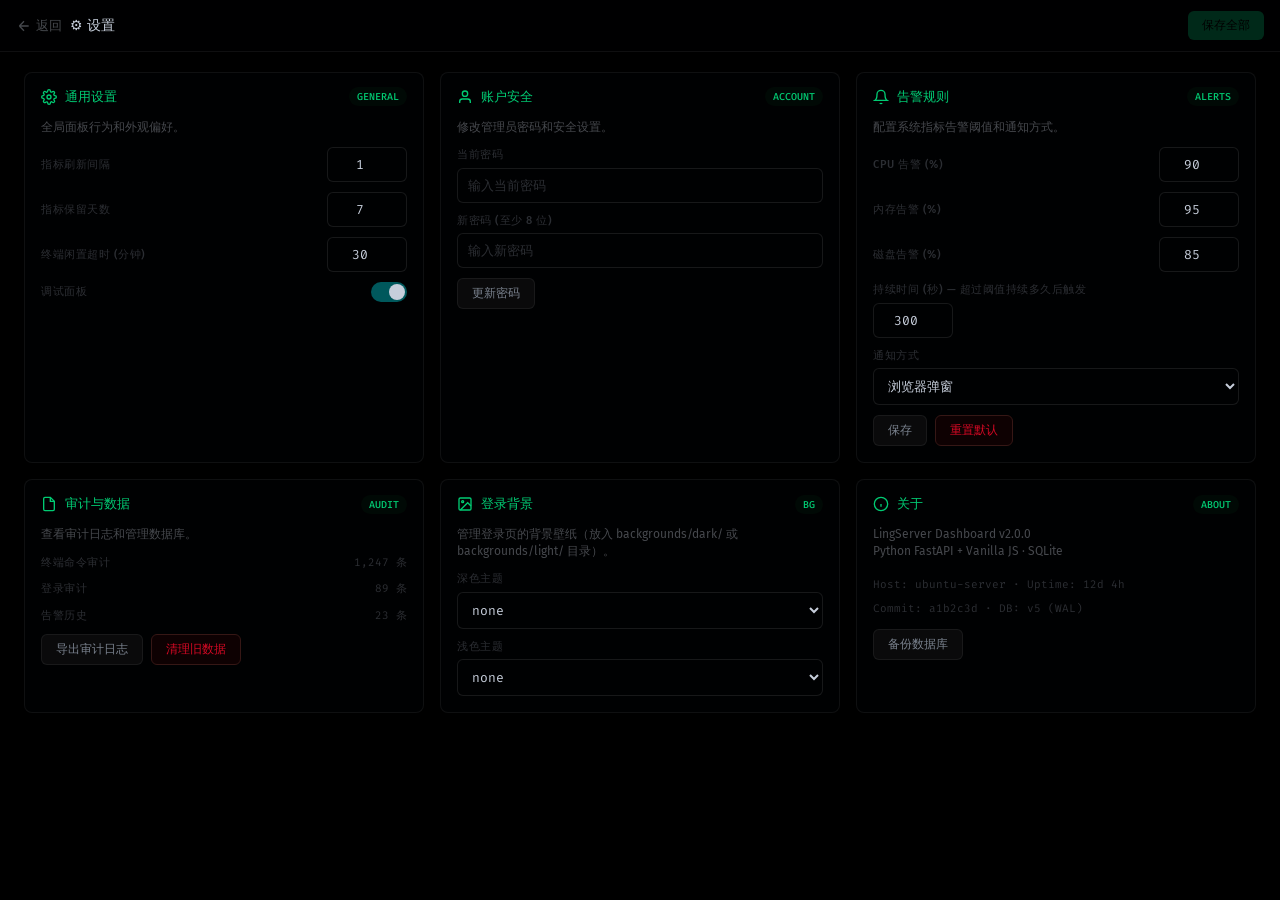
<file: sketches/001-card-grid/index.html>
<!DOCTYPE html>
<html lang="zh-CN" data-theme="dark">
<head>
<meta charset="UTF-8">
<meta name="viewport" content="width=device-width, initial-scale=1.0">
<title>LingServer Settings · Card Grid</title>
<link href="https://fonts.googleapis.com/css2?family=Fira+Code:wght@400;500&family=Fira+Sans:wght@400;500;600&display=swap" rel="stylesheet">
<style>
/* ── Project Design Tokens ── */
:root {
  --font-mono: 'Fira Code', 'Cascadia Code', monospace;
  --font-sans: 'Fira Sans', system-ui, sans-serif;
  --neon:    oklch(0.72 0.22 160);
  --neon-dim: oklch(0.38 0.16 195);
  --blue:    oklch(0.55 0.18 255);
  --red:     oklch(0.55 0.22 25);
  --yellow:  oklch(0.75 0.15 85);
  --t-bright: oklch(0.85 0.02 260);
  --t-body:   oklch(0.60 0.02 260);
  --t-muted:  oklch(0.40 0.01 260);
  --t-dim:    oklch(0.30 0.01 260);
  --card-outer-bg: oklch(0.10 0.01 260 / 0.35);
  --card-outer-border: oklch(1 0 0 / 0.06);
  --card-inner-bg: oklch(0.08 0.01 260 / 0.88);
  --card-inner-border: oklch(1 0 0 / 0.09);
  --ease-out: cubic-bezier(0.16, 1, 0.3, 1);
  --gap: 8px;
  --radius: 8px;
}
* { box-sizing: border-box; margin: 0; padding: 0; }
body {
  font-family: var(--font-sans);
  background: #000;
  color: var(--t-body);
  min-height: 100vh;
  line-height: 1.5;
  -webkit-font-smoothing: antialiased;
}
::-webkit-scrollbar { width: 5px; }
::-webkit-scrollbar-track { background: transparent; }
::-webkit-scrollbar-thumb { background: oklch(1 0 0 / 0.10); border-radius: 4px; }

/* ── Layout Shell ── */
.app { display: flex; flex-direction: column; height: 100vh; }
.header {
  display: flex; align-items: center; justify-content: space-between;
  height: 52px; padding: 0 16px;
  background: oklch(0.06 0.01 260 / 0.95);
  border-bottom: 1px solid var(--card-outer-border);
  flex-shrink: 0;
}
.header__left { display: flex; align-items: center; gap: 8px; }
.header__back {
  display: flex; align-items: center; gap: 4px;
  color: var(--t-muted); font-size: 13px; cursor: pointer;
  background: none; border: none; font-family: inherit;
  transition: color 150ms var(--ease-out);
}
.header__back:hover { color: var(--t-bright); }
.header__back svg { width: 16px; height: 16px; }
.header__title { font-size: 14px; font-weight: 500; color: var(--t-bright); }
.header__right { display: flex; align-items: center; gap: 12px; }
.header__save {
  background: oklch(0.45 0.12 160); color: #000;
  border: none; border-radius: 6px; padding: 6px 14px;
  font-size: 12px; font-weight: 500; font-family: inherit; cursor: pointer;
  transition: background 150ms var(--ease-out);
}
.header__save:hover { background: oklch(0.55 0.14 160); }
.header__save:disabled { opacity: 0.4; cursor: default; }

.content {
  flex: 1; overflow-y: auto; padding: 20px 24px;
  display: grid;
  grid-template-columns: repeat(auto-fill, minmax(360px, 1fr));
  align-content: start; gap: 16px;
}

/* ── Card ── */
.card {
  background: var(--card-outer-bg);
  border: 1px solid var(--card-outer-border);
  border-radius: var(--radius);
  overflow: hidden;
  transition: border-color 200ms var(--ease-out);
}
.card:hover { border-color: oklch(1 0 0 / 0.10); }
.card__header {
  display: flex; align-items: center; justify-content: space-between;
  padding: 14px 16px 0;
}
.card__icon {
  display: flex; align-items: center; gap: 8px;
  color: var(--neon); font-size: 13px; font-weight: 500;
}
.card__icon svg { width: 16px; height: 16px; }
.card__badge {
  font-size: 10px; font-weight: 500; font-family: var(--font-mono);
  padding: 2px 8px; border-radius: 999px;
  background: oklch(0.15 0.03 160 / 0.6);
  color: var(--neon);
}
.card__body { padding: 12px 16px 16px; }
.card__desc {
  font-size: 12px; color: var(--t-muted);
  margin-bottom: 12px; line-height: 1.4;
}

/* ── Field ── */
.field { margin-bottom: 10px; }
.field:last-child { margin-bottom: 0; }
.field__label {
  display: block; font-size: 11px; font-weight: 500;
  color: var(--t-dim); margin-bottom: 4px;
  text-transform: uppercase; letter-spacing: 0.5px;
}
.field__input {
  width: 100%; background: var(--card-inner-bg);
  border: 1px solid var(--card-inner-border);
  border-radius: 6px; padding: 8px 10px;
  font-size: 13px; font-family: var(--font-mono);
  color: var(--t-bright);
  outline: none;
  transition: border-color 150ms var(--ease-out);
}
.field__input:focus { border-color: var(--neon-dim); }
.field__input::placeholder { color: var(--t-dim); }
.field__input--sm { width: 80px; text-align: center; }

.field__row {
  display: flex; align-items: center; justify-content: space-between;
  gap: 8px;
}
.field__row .field__label { margin-bottom: 0; }

/* ── Toggle (iOS style) ── */
.toggle {
  position: relative; width: 36px; height: 20px; flex-shrink: 0;
}
.toggle input { opacity: 0; width: 0; height: 0; }
.toggle__slider {
  position: absolute; inset: 0;
  background: oklch(0.25 0.01 260);
  border-radius: 20px; cursor: pointer;
  transition: background 200ms var(--ease-out);
}
.toggle__slider::before {
  content: ''; position: absolute;
  left: 2px; top: 2px; width: 16px; height: 16px;
  background: var(--t-bright); border-radius: 50%;
  transition: transform 200ms var(--ease-out);
}
.toggle input:checked + .toggle__slider { background: var(--neon-dim); }
.toggle input:checked + .toggle__slider::before { transform: translateX(16px); }
.toggle input:focus-visible + .toggle__slider { outline: 2px solid var(--neon); outline-offset: 2px; }

/* ── Select ── */
.field__select {
  background: var(--card-inner-bg); color: var(--t-bright);
  border: 1px solid var(--card-inner-border); border-radius: 6px;
  padding: 8px 10px; font-size: 13px; font-family: var(--font-mono);
  cursor: pointer; outline: none; width: 100%;
}
.field__select:focus { border-color: var(--neon-dim); }

/* ── Button Row ── */
.btn-row { display: flex; gap: 8px; margin-top: 8px; }
.btn {
  padding: 6px 14px; font-size: 12px; font-weight: 500;
  border-radius: 6px; cursor: pointer; border: none;
  font-family: inherit;
  transition: all 150ms var(--ease-out);
}
.btn--danger {
  background: oklch(0.15 0.05 25 / 0.5);
  color: var(--red); border: 1px solid oklch(0.25 0.05 25);
}
.btn--danger:hover { background: oklch(0.20 0.06 25 / 0.6); }
.btn--ghost {
  background: oklch(1 0 0 / 0.04); color: var(--t-body);
  border: 1px solid var(--card-outer-border);
}
.btn--ghost:hover { background: oklch(1 0 0 / 0.08); color: var(--t-bright); }

/* ── Toast ── */
.toast-container { position: fixed; top: 60px; right: 16px; z-index: 9999; }
.toast {
  padding: 10px 16px; border-radius: 8px; font-size: 12px;
  background: var(--card-inner-bg); color: var(--t-bright);
  border: 1px solid var(--card-inner-border);
  box-shadow: 0 4px 24px oklch(0 0 0 / 0.6);
  margin-bottom: 8px;
  animation: toastIn 250ms var(--ease-out);
  display: flex; align-items: center; gap: 8px;
}
.toast--saved { color: var(--neon); border-color: oklch(0.35 0.10 160); }
.toast--error { color: var(--red); border-color: oklch(0.25 0.08 25); }
.toast svg { width: 14px; height: 14px; flex-shrink: 0; }

@keyframes toastIn {
  from { opacity: 0; transform: translateY(-8px) scale(0.97); }
  to   { opacity: 1; transform: translateY(0) scale(1); }
}

/* ── Focus ring ── */
:focus-visible { outline: 2px solid var(--neon); outline-offset: 2px; }
</style>
</head>
<body>
<div class="app">
  <!-- Header -->
  <header class="header">
    <div class="header__left">
      <button class="header__back" onclick="history.back()">
        <svg viewBox="0 0 24 24" fill="none" stroke="currentColor" stroke-width="2"><path d="M19 12H5m0 0l7 7m-7-7l7-7"/></svg>
        返回
      </button>
      <span class="header__title">⚙ 设置</span>
    </div>
    <div class="header__right">
      <button class="header__save" id="save-btn" disabled onclick="saveAll()">保存全部</button>
    </div>
  </header>

  <!-- Content Grid -->
  <main class="content">

    <!-- Card: General -->
    <section class="card">
      <div class="card__header">
        <div class="card__icon">
          <svg viewBox="0 0 24 24" fill="none" stroke="currentColor" stroke-width="2"><circle cx="12" cy="12" r="3"/><path d="M19.4 15a1.65 1.65 0 0 0 .33 1.82l.06.06a2 2 0 0 1-2.83 2.83l-.06-.06a1.65 1.65 0 0 0-1.82-.33 1.65 1.65 0 0 0-1 1.51V21a2 2 0 0 1-4 0v-.09A1.65 1.65 0 0 0 9 19.4a1.65 1.65 0 0 0-1.82.33l-.06.06a2 2 0 0 1-2.83-2.83l.06-.06A1.65 1.65 0 0 0 4.68 15a1.65 1.65 0 0 0-1.51-1H3a2 2 0 0 1 0-4h.09A1.65 1.65 0 0 0 4.6 9a1.65 1.65 0 0 0-.33-1.82l-.06-.06a2 2 0 0 1 2.83-2.83l.06.06A1.65 1.65 0 0 0 9 4.68a1.65 1.65 0 0 0 1-1.51V3a2 2 0 0 1 4 0v.09a1.65 1.65 0 0 0 1 1.51 1.65 1.65 0 0 0 1.82-.33l.06-.06a2 2 0 0 1 2.83 2.83l-.06.06A1.65 1.65 0 0 0 19.4 9a1.65 1.65 0 0 0 1.51 1H21a2 2 0 0 1 0 4h-.09a1.65 1.65 0 0 0-1.51 1z"/></svg>
          通用设置
        </div>
        <span class="card__badge">GENERAL</span>
      </div>
      <div class="card__body">
        <p class="card__desc">全局面板行为和外观偏好。</p>
        <div class="field">
          <div class="field__row">
            <label class="field__label" for="refresh-interval">指标刷新间隔</label>
            <input class="field__input field__input--sm" id="refresh-interval" type="number" value="1" min="1" max="60" oninput="markDirty()">
          </div>
        </div>
        <div class="field">
          <div class="field__row">
            <label class="field__label" for="retention-days">指标保留天数</label>
            <input class="field__input field__input--sm" id="retention-days" type="number" value="7" min="1" max="90" oninput="markDirty()">
          </div>
        </div>
        <div class="field">
          <div class="field__row">
            <label class="field__label" for="terminal-timeout">终端闲置超时 (分钟)</label>
            <input class="field__input field__input--sm" id="terminal-timeout" type="number" value="30" min="5" max="120" oninput="markDirty()">
          </div>
        </div>
        <div class="field">
          <div class="field__row">
            <label class="field__label">调试面板</label>
            <label class="toggle">
              <input type="checkbox" id="debug-panel" onchange="markDirty()" checked>
              <span class="toggle__slider"></span>
            </label>
          </div>
        </div>
      </div>
    </section>

    <!-- Card: Account -->
    <section class="card">
      <div class="card__header">
        <div class="card__icon">
          <svg viewBox="0 0 24 24" fill="none" stroke="currentColor" stroke-width="2"><path d="M20 21v-2a4 4 0 0 0-4-4H8a4 4 0 0 0-4 4v2"/><circle cx="12" cy="7" r="4"/></svg>
          账户安全
        </div>
        <span class="card__badge">ACCOUNT</span>
      </div>
      <div class="card__body">
        <p class="card__desc">修改管理员密码和安全设置。</p>
        <div class="field">
          <label class="field__label" for="old-pw">当前密码</label>
          <input class="field__input" id="old-pw" type="password" autocomplete="current-password" placeholder="输入当前密码">
        </div>
        <div class="field">
          <label class="field__label" for="new-pw">新密码 (至少 8 位)</label>
          <input class="field__input" id="new-pw" type="password" autocomplete="new-password" placeholder="输入新密码">
        </div>
        <div class="btn-row">
          <button class="btn btn--ghost" onclick="showToast('密码已更新', 'saved')">更新密码</button>
        </div>
      </div>
    </section>

    <!-- Card: Alert Rules -->
    <section class="card">
      <div class="card__header">
        <div class="card__icon">
          <svg viewBox="0 0 24 24" fill="none" stroke="currentColor" stroke-width="2"><path d="M18 8A6 6 0 0 0 6 8c0 7-3 9-3 9h18s-3-2-3-9"/><path d="M13.73 21a2 2 0 0 1-3.46 0"/></svg>
          告警规则
        </div>
        <span class="card__badge">ALERTS</span>
      </div>
      <div class="card__body">
        <p class="card__desc">配置系统指标告警阈值和通知方式。</p>
        <div class="field">
          <div class="field__row">
            <label class="field__label" for="alert-cpu">CPU 告警 (%)</label>
            <input class="field__input field__input--sm" id="alert-cpu" type="number" value="90" min="0" max="100" oninput="markDirty()">
          </div>
        </div>
        <div class="field">
          <div class="field__row">
            <label class="field__label" for="alert-mem">内存告警 (%)</label>
            <input class="field__input field__input--sm" id="alert-mem" type="number" value="95" min="0" max="100" oninput="markDirty()">
          </div>
        </div>
        <div class="field">
          <div class="field__row">
            <label class="field__label" for="alert-disk">磁盘告警 (%)</label>
            <input class="field__input field__input--sm" id="alert-disk" type="number" value="85" min="0" max="100" oninput="markDirty()">
          </div>
        </div>
        <div class="field">
          <label class="field__label" for="alert-duration">持续时间 (秒) — 超过阈值持续多久后触发</label>
          <input class="field__input field__input--sm" id="alert-duration" type="number" value="300" min="10" max="3600" oninput="markDirty()">
        </div>
        <div class="field">
          <label class="field__label" for="alert-action">通知方式</label>
          <select class="field__select" id="alert-action" onchange="markDirty()">
            <option value="browser" selected>浏览器弹窗</option>
            <option value="webhook">Webhook</option>
          </select>
        </div>
        <div class="btn-row">
          <button class="btn btn--ghost" onclick="showToast('规则已保存', 'saved')">保存</button>
          <button class="btn btn--danger" onclick="showToast('规则已重置', 'saved')">重置默认</button>
        </div>
      </div>
    </section>

    <!-- Card: Audit & Data -->
    <section class="card">
      <div class="card__header">
        <div class="card__icon">
          <svg viewBox="0 0 24 24" fill="none" stroke="currentColor" stroke-width="2"><path d="M14 2H6a2 2 0 0 0-2 2v16a2 2 0 0 0 2 2h12a2 2 0 0 0 2-2V8z"/><polyline points="14 2 14 8 20 8"/></svg>
          审计与数据
        </div>
        <span class="card__badge">AUDIT</span>
      </div>
      <div class="card__body">
        <p class="card__desc">查看审计日志和管理数据库。</p>
        <div class="field">
          <div class="field__row">
            <span class="field__label">终端命令审计</span>
            <span style="font-size:11px;color:var(--t-dim);font-family:var(--font-mono)">1,247 条</span>
          </div>
        </div>
        <div class="field">
          <div class="field__row">
            <span class="field__label">登录审计</span>
            <span style="font-size:11px;color:var(--t-dim);font-family:var(--font-mono)">89 条</span>
          </div>
        </div>
        <div class="field">
          <div class="field__row">
            <span class="field__label">告警历史</span>
            <span style="font-size:11px;color:var(--t-dim);font-family:var(--font-mono)">23 条</span>
          </div>
        </div>
        <div class="btn-row">
          <button class="btn btn--ghost" onclick="showToast('导出 audit.json 成功', 'saved')">导出审计日志</button>
          <button class="btn btn--danger" onclick="showToast('已清理 365+ 天数据', 'saved')">清理旧数据</button>
        </div>
      </div>
    </section>

    <!-- Card: Backgrounds -->
    <section class="card">
      <div class="card__header">
        <div class="card__icon">
          <svg viewBox="0 0 24 24" fill="none" stroke="currentColor" stroke-width="2"><rect x="3" y="3" width="18" height="18" rx="2" ry="2"/><circle cx="8.5" cy="8.5" r="1.5"/><polyline points="21 15 16 10 5 21"/></svg>
          登录背景
        </div>
        <span class="card__badge">BG</span>
      </div>
      <div class="card__body">
        <p class="card__desc">管理登录页的背景壁纸（放入 backgrounds/dark/ 或 backgrounds/light/ 目录）。</p>
        <div class="field">
          <label class="field__label">深色主题</label>
          <select class="field__select" onchange="markDirty()">
            <option>bg-dark-01.jpg</option>
            <option>bg-dark-02.png</option>
            <option selected>none</option>
          </select>
        </div>
        <div class="field">
          <label class="field__label">浅色主题</label>
          <select class="field__select" onchange="markDirty()">
            <option>bg-light-01.jpg</option>
            <option selected>none</option>
          </select>
        </div>
      </div>
    </section>

    <!-- Card: About -->
    <section class="card">
      <div class="card__header">
        <div class="card__icon">
          <svg viewBox="0 0 24 24" fill="none" stroke="currentColor" stroke-width="2"><circle cx="12" cy="12" r="10"/><line x1="12" y1="16" x2="12" y2="12"/><line x1="12" y1="8" x2="12.01" y2="8"/></svg>
          关于
        </div>
        <span class="card__badge">ABOUT</span>
      </div>
      <div class="card__body">
        <p class="card__desc">LingServer Dashboard v2.0.0<br>Python FastAPI + Vanilla JS · SQLite</p>
        <div class="field">
          <span style="font-size:11px;color:var(--t-dim);font-family:var(--font-mono)">
            Host: ubuntu-server · Uptime: 12d 4h<br>
            Commit: a1b2c3d · DB: v5 (WAL)
          </span>
        </div>
        <div class="btn-row">
          <button class="btn btn--ghost" onclick="showToast('已下载 ling-server.db', 'saved')">备份数据库</button>
        </div>
      </div>
    </section>

  </main>
</div>

<!-- Toast Container -->
<div class="toast-container" id="toast-container"></div>

<script>
// ── Dirty tracking ──
let _dirty = false;
function markDirty() {
  _dirty = true;
  const btn = document.getElementById('save-btn');
  btn.disabled = false;
  btn.textContent = '保存全部 *';
}

// ── Save simulation ──
function saveAll() {
  _dirty = false;
  const btn = document.getElementById('save-btn');
  btn.disabled = true;
  btn.textContent = '保存全部';
  showToast('所有设置已保存', 'saved');
}

// ── Toast ──
function showToast(msg, type) {
  const container = document.getElementById('toast-container');
  const el = document.createElement('div');
  el.className = 'toast toast--' + (type || 'saved');

  const icons = {
    saved: '<svg viewBox="0 0 24 24" fill="none" stroke="currentColor" stroke-width="2"><path d="M22 11.08V12a10 10 0 1 1-5.93-9.14"/><polyline points="22 4 12 14.01 9 11.01"/></svg>',
    error: '<svg viewBox="0 0 24 24" fill="none" stroke="currentColor" stroke-width="2"><circle cx="12" cy="12" r="10"/><line x1="15" y1="9" x2="9" y2="15"/><line x1="9" y1="9" x2="15" y2="15"/></svg>'
  };
  el.innerHTML = (icons[type] || icons.saved) + ' ' + msg;
  container.appendChild(el);
  setTimeout(() => { el.style.opacity = '0'; el.style.transition = 'opacity 200ms ease-out'; }, 2500);
  setTimeout(() => el.remove(), 2900);
}
</script>
</body>
</html>
</file>
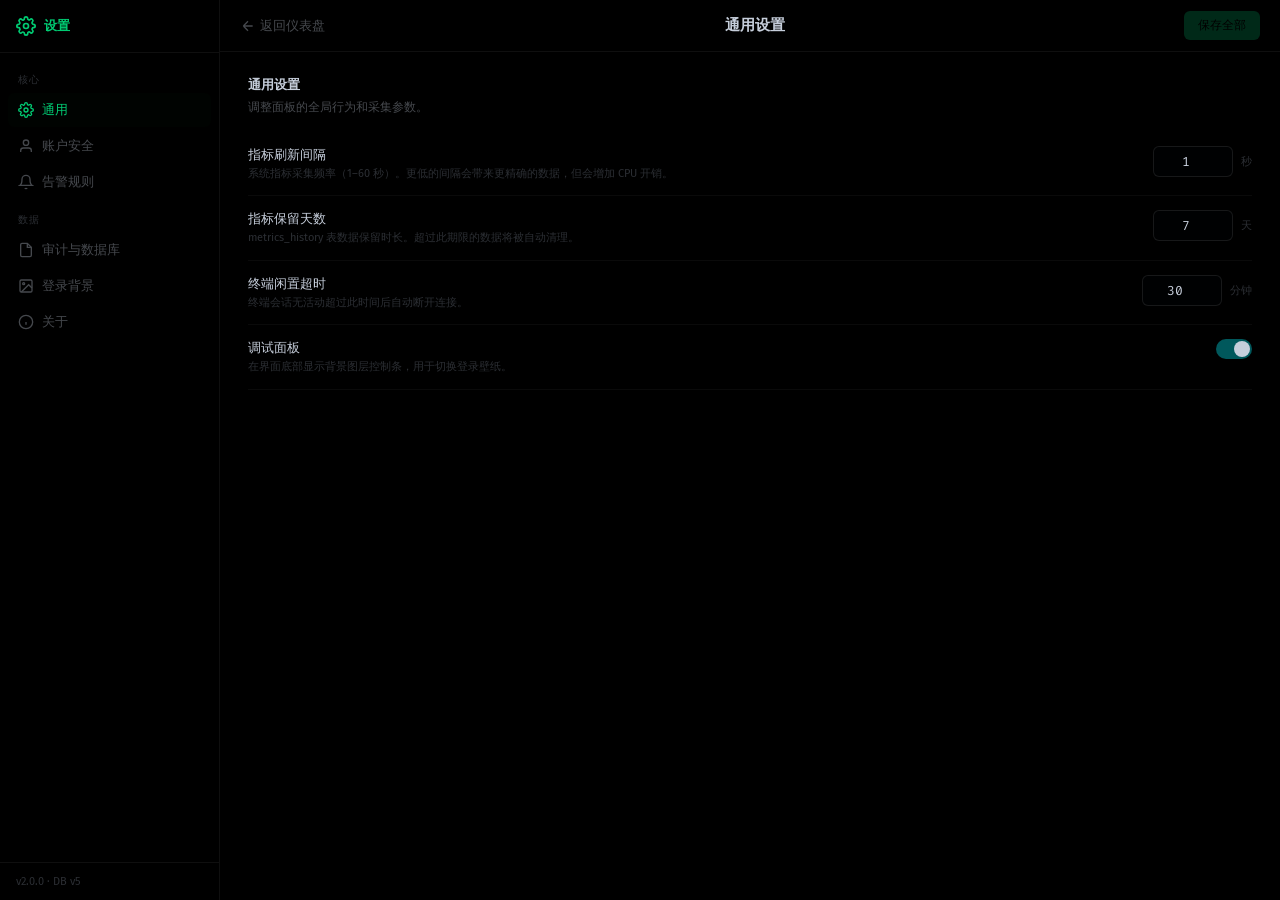
<file: sketches/002-list-panel/index.html>
<!DOCTYPE html>
<html lang="zh-CN" data-theme="dark">
<head>
<meta charset="UTF-8">
<meta name="viewport" content="width=device-width, initial-scale=1.0">
<title>LingServer Settings · List Panel</title>
<link href="https://fonts.googleapis.com/css2?family=Fira+Code:wght@400;500&family=Fira+Sans:wght@400;500;600&display=swap" rel="stylesheet">
<style>
:root {
  --font-mono: 'Fira Code', 'Cascadia Code', monospace;
  --font-sans: 'Fira Sans', system-ui, sans-serif;
  --neon:    oklch(0.72 0.22 160);
  --neon-dim: oklch(0.38 0.16 195);
  --red:     oklch(0.55 0.22 25);
  --t-bright: oklch(0.85 0.02 260);
  --t-body:   oklch(0.60 0.02 260);
  --t-muted:  oklch(0.40 0.01 260);
  --t-dim:    oklch(0.30 0.01 260);
  --card-outer-border: oklch(1 0 0 / 0.06);
  --card-inner-bg: oklch(0.08 0.01 260 / 0.88);
  --card-inner-border: oklch(1 0 0 / 0.09);
  --ease-out: cubic-bezier(0.16, 1, 0.3, 1);
}
* { box-sizing: border-box; margin: 0; padding: 0; }
body {
  font-family: var(--font-sans);
  background: #000; color: var(--t-body);
  min-height: 100vh;
  -webkit-font-smoothing: antialiased;
  display: flex;
}
::-webkit-scrollbar { width: 5px; }
::-webkit-scrollbar-track { background: transparent; }
::-webkit-scrollbar-thumb { background: oklch(1 0 0 / 0.10); border-radius: 4px; }

/* ── Sidebar ── */
.sidebar {
  width: 220px; flex-shrink: 0; height: 100vh;
  background: oklch(0.04 0.01 260 / 0.98);
  border-right: 1px solid var(--card-outer-border);
  display: flex; flex-direction: column; overflow-y: auto;
}
.sidebar__brand {
  display: flex; align-items: center; gap: 8px;
  padding: 16px; color: var(--neon); font-weight: 600;
  font-size: 13px; border-bottom: 1px solid var(--card-outer-border);
}
.sidebar__brand svg { width: 20px; height: 20px; }
.sidebar__nav { flex: 1; padding: 8px; }
.sidebar__group-label {
  font-size: 10px; font-weight: 500; text-transform: uppercase;
  color: var(--t-dim); padding: 12px 10px 6px; letter-spacing: 0.8px;
}
.sidebar__item {
  display: flex; align-items: center; gap: 8px;
  width: 100%; padding: 8px 10px; border-radius: 6px;
  font-size: 13px; font-family: inherit; color: var(--t-muted);
  background: none; border: none; cursor: pointer;
  text-align: left; margin-bottom: 2px;
  transition: all 120ms var(--ease-out);
}
.sidebar__item:hover { color: var(--t-bright); background: oklch(1 0 0 / 0.04); }
.sidebar__item--active {
  color: var(--neon); background: oklch(0.15 0.03 160 / 0.2);
}
.sidebar__item--active:hover { background: oklch(0.18 0.04 160 / 0.25); }
.sidebar__item svg { width: 16px; height: 16px; flex-shrink: 0; }
.sidebar__version {
  padding: 12px 16px; font-size: 11px; color: var(--t-dim);
  border-top: 1px solid var(--card-outer-border);
}

/* ── Main Panel ── */
.main {
  flex: 1; display: flex; flex-direction: column; overflow: hidden;
}
.main__header {
  display: flex; align-items: center; justify-content: space-between;
  height: 52px; padding: 0 20px; flex-shrink: 0;
  border-bottom: 1px solid var(--card-outer-border);
}
.main__title { font-size: 15px; font-weight: 600; color: var(--t-bright); }
.main__back {
  display: flex; align-items: center; gap: 4px;
  color: var(--t-muted); font-size: 13px; background: none;
  border: none; font-family: inherit; cursor: pointer;
}
.main__back:hover { color: var(--t-bright); }
.main__save {
  background: oklch(0.45 0.12 160); color: #000;
  border: none; border-radius: 6px; padding: 6px 14px;
  font-size: 12px; font-weight: 500; font-family: inherit; cursor: pointer;
  transition: background 150ms var(--ease-out);
}
.main__save:hover { background: oklch(0.55 0.14 160); }
.main__save:disabled { opacity: 0.4; cursor: default; }
.main__body { flex: 1; overflow-y: auto; padding: 24px 28px; }

/* ── Settings Section ── */
.section { margin-bottom: 28px; display: none; }
.section--visible { display: block; }
.section__title {
  font-size: 13px; font-weight: 600; color: var(--t-bright);
  margin-bottom: 4px;
}
.section__desc {
  font-size: 12px; color: var(--t-muted); margin-bottom: 16px;
  line-height: 1.5;
}
.setting {
  display: flex; align-items: flex-start; justify-content: space-between;
  padding: 14px 0; border-bottom: 1px solid oklch(1 0 0 / 0.04);
  gap: 24px;
}
.setting:first-of-type { border-top: 1px solid oklch(1 0 0 / 0.04); }
.setting__info { flex: 1; min-width: 0; }
.setting__label { font-size: 13px; font-weight: 500; color: var(--t-bright); margin-bottom: 2px; }
.setting__hint { font-size: 11px; color: var(--t-dim); line-height: 1.4; }
.setting__control {
  display: flex; align-items: center; gap: 8px; flex-shrink: 0;
  min-width: 160px; justify-content: flex-end;
}
.setting__control--wide { min-width: 280px; }
.setting__input {
  background: var(--card-inner-bg); border: 1px solid var(--card-inner-border);
  border-radius: 6px; padding: 6px 10px;
  font-size: 13px; font-family: var(--font-mono); color: var(--t-bright);
  outline: none; width: 100%;
  transition: border-color 150ms var(--ease-out);
}
.setting__input:focus { border-color: var(--neon-dim); }
.setting__input--sm { width: 80px; text-align: center; }
.setting__select {
  background: var(--card-inner-bg); color: var(--t-bright);
  border: 1px solid var(--card-inner-border); border-radius: 6px;
  padding: 6px 10px; font-size: 13px; font-family: var(--font-mono);
  cursor: pointer; outline: none;
}
.setting__select:focus { border-color: var(--neon-dim); }

/* ── Toggle ── */
.toggle { position: relative; width: 36px; height: 20px; flex-shrink: 0; }
.toggle input { opacity: 0; width: 0; height: 0; }
.toggle__slider {
  position: absolute; inset: 0; background: oklch(0.25 0.01 260);
  border-radius: 20px; cursor: pointer;
  transition: background 200ms var(--ease-out);
}
.toggle__slider::before {
  content: ''; position: absolute;
  left: 2px; top: 2px; width: 16px; height: 16px;
  background: var(--t-bright); border-radius: 50%;
  transition: transform 200ms var(--ease-out);
}
.toggle input:checked + .toggle__slider { background: var(--neon-dim); }
.toggle input:checked + .toggle__slider::before { transform: translateX(16px); }

/* ── Buttons ── */
.setting__btn {
  padding: 5px 12px; font-size: 12px; font-weight: 500;
  border-radius: 6px; cursor: pointer; border: none;
  font-family: inherit; white-space: nowrap;
  transition: all 150ms var(--ease-out);
}
.setting__btn--ghost {
  background: oklch(1 0 0 / 0.04); color: var(--t-body);
  border: 1px solid var(--card-outer-border);
}
.setting__btn--ghost:hover { background: oklch(1 0 0 / 0.08); color: var(--t-bright); }
.setting__btn--danger {
  background: oklch(0.15 0.05 25 / 0.5);
  color: var(--red); border: 1px solid oklch(0.25 0.05 25);
}
.setting__btn--danger:hover { background: oklch(0.20 0.06 25 / 0.6); }

/* ── Audit stats row ── */
.audit-row {
  display: flex; gap: 12px; margin-bottom: 16px;
}
.audit-stat {
  flex: 1; padding: 10px 14px; border-radius: 6px;
  background: oklch(0.08 0.01 260 / 0.5);
  border: 1px solid oklch(1 0 0 / 0.04);
}
.audit-stat__label { font-size: 11px; color: var(--t-dim); text-transform: uppercase; letter-spacing: 0.5px; }
.audit-stat__value { font-size: 20px; font-weight: 600; color: var(--t-bright); font-family: var(--font-mono); }

/* ── Toast ── */
.toast-container { position: fixed; top: 60px; right: 16px; z-index: 9999; }
.toast {
  padding: 10px 16px; border-radius: 8px; font-size: 12px;
  background: oklch(0.12 0.01 260 / 0.95); color: var(--t-bright);
  border: 1px solid var(--card-inner-border);
  box-shadow: 0 4px 24px oklch(0 0 0 / 0.7);
  margin-bottom: 8px;
  animation: toastIn 250ms var(--ease-out);
  display: flex; align-items: center; gap: 8px;
}
.toast--saved { color: var(--neon); border-color: oklch(0.35 0.10 160); }
.toast--error { color: var(--red); border-color: oklch(0.25 0.08 25); }
.toast svg { width: 14px; height: 14px; flex-shrink: 0; }
@keyframes toastIn {
  from { opacity: 0; transform: translateY(-8px) scale(0.97); }
  to   { opacity: 1; transform: translateY(0) scale(1); }
}

:focus-visible { outline: 2px solid var(--neon); outline-offset: 2px; }
</style>
</head>
<body>
<!-- Sidebar -->
<nav class="sidebar">
  <div class="sidebar__brand">
    <svg viewBox="0 0 24 24" fill="none" stroke="currentColor" stroke-width="2"><circle cx="12" cy="12" r="3"/><path d="M19.4 15a1.65 1.65 0 0 0 .33 1.82l.06.06a2 2 0 0 1-2.83 2.83l-.06-.06a1.65 1.65 0 0 0-1.82-.33 1.65 1.65 0 0 0-1 1.51V21a2 2 0 0 1-4 0v-.09A1.65 1.65 0 0 0 9 19.4a1.65 1.65 0 0 0-1.82.33l-.06.06a2 2 0 0 1-2.83-2.83l.06-.06A1.65 1.65 0 0 0 4.68 15a1.65 1.65 0 0 0-1.51-1H3a2 2 0 0 1 0-4h.09A1.65 1.65 0 0 0 4.6 9a1.65 1.65 0 0 0-.33-1.82l-.06-.06a2 2 0 0 1 2.83-2.83l.06.06A1.65 1.65 0 0 0 9 4.68a1.65 1.65 0 0 0 1-1.51V3a2 2 0 0 1 4 0v.09a1.65 1.65 0 0 0 1 1.51 1.65 1.65 0 0 0 1.82-.33l.06-.06a2 2 0 0 1 2.83 2.83l-.06.06A1.65 1.65 0 0 0 19.4 9a1.65 1.65 0 0 0 1.51 1H21a2 2 0 0 1 0 4h-.09a1.65 1.65 0 0 0-1.51 1z"/></svg>
    设置
  </div>
  <div class="sidebar__nav">
    <div class="sidebar__group-label">核心</div>
    <button class="sidebar__item sidebar__item--active" data-section="general" onclick="switchSection('general', this)">
      <svg viewBox="0 0 24 24" fill="none" stroke="currentColor" stroke-width="2"><circle cx="12" cy="12" r="3"/><path d="M19.4 15a1.65 1.65 0 0 0 .33 1.82l.06.06a2 2 0 0 1-2.83 2.83l-.06-.06a1.65 1.65 0 0 0-1.82-.33 1.65 1.65 0 0 0-1 1.51V21a2 2 0 0 1-4 0v-.09A1.65 1.65 0 0 0 9 19.4a1.65 1.65 0 0 0-1.82.33l-.06.06a2 2 0 0 1-2.83-2.83l.06-.06A1.65 1.65 0 0 0 4.68 15a1.65 1.65 0 0 0-1.51-1H3a2 2 0 0 1 0-4h.09A1.65 1.65 0 0 0 4.6 9a1.65 1.65 0 0 0-.33-1.82l-.06-.06a2 2 0 0 1 2.83-2.83l.06.06A1.65 1.65 0 0 0 9 4.68a1.65 1.65 0 0 0 1-1.51V3a2 2 0 0 1 4 0v.09a1.65 1.65 0 0 0 1 1.51 1.65 1.65 0 0 0 1.82-.33l-.06-.06a2 2 0 0 1 2.83 2.83l.06.06A1.65 1.65 0 0 0 19.4 9a1.65 1.65 0 0 0 1.51 1H21a2 2 0 0 1 0 4h-.09a1.65 1.65 0 0 0-1.51 1z"/></svg>
      通用
    </button>
    <button class="sidebar__item" data-section="account" onclick="switchSection('account', this)">
      <svg viewBox="0 0 24 24" fill="none" stroke="currentColor" stroke-width="2"><path d="M20 21v-2a4 4 0 0 0-4-4H8a4 4 0 0 0-4 4v2"/><circle cx="12" cy="7" r="4"/></svg>
      账户安全
    </button>
    <button class="sidebar__item" data-section="alerts" onclick="switchSection('alerts', this)">
      <svg viewBox="0 0 24 24" fill="none" stroke="currentColor" stroke-width="2"><path d="M18 8A6 6 0 0 0 6 8c0 7-3 9-3 9h18s-3-2-3-9"/><path d="M13.73 21a2 2 0 0 1-3.46 0"/></svg>
      告警规则
    </button>
    <div class="sidebar__group-label">数据</div>
    <button class="sidebar__item" data-section="audit" onclick="switchSection('audit', this)">
      <svg viewBox="0 0 24 24" fill="none" stroke="currentColor" stroke-width="2"><path d="M14 2H6a2 2 0 0 0-2 2v16a2 2 0 0 0 2 2h12a2 2 0 0 0 2-2V8z"/><polyline points="14 2 14 8 20 8"/></svg>
      审计与数据库
    </button>
    <button class="sidebar__item" data-section="bg" onclick="switchSection('bg', this)">
      <svg viewBox="0 0 24 24" fill="none" stroke="currentColor" stroke-width="2"><rect x="3" y="3" width="18" height="18" rx="2" ry="2"/><circle cx="8.5" cy="8.5" r="1.5"/><polyline points="21 15 16 10 5 21"/></svg>
      登录背景
    </button>
    <button class="sidebar__item" data-section="about" onclick="switchSection('about', this)">
      <svg viewBox="0 0 24 24" fill="none" stroke="currentColor" stroke-width="2"><circle cx="12" cy="12" r="10"/><line x1="12" y1="16" x2="12" y2="12"/><line x1="12" y1="8" x2="12.01" y2="8"/></svg>
      关于
    </button>
  </div>
  <div class="sidebar__version">v2.0.0 · DB v5</div>
</nav>

<!-- Main -->
<main class="main">
  <div class="main__header">
    <button class="main__back" onclick="history.back()">
      <svg width="16" height="16" viewBox="0 0 24 24" fill="none" stroke="currentColor" stroke-width="2"><path d="M19 12H5m0 0l7 7m-7-7l7-7"/></svg>
      返回仪表盘
    </button>
    <span class="main__title" id="section-title">通用设置</span>
    <button class="main__save" id="save-btn" disabled onclick="saveAll()">保存全部</button>
  </div>
  <div class="main__body">

    <!-- General -->
    <div class="section section--visible" id="sec-general">
      <div class="section__title">通用设置</div>
      <div class="section__desc">调整面板的全局行为和采集参数。</div>

      <div class="setting">
        <div class="setting__info">
          <div class="setting__label">指标刷新间隔</div>
          <div class="setting__hint">系统指标采集频率（1–60 秒）。更低的间隔会带来更精确的数据，但会增加 CPU 开销。</div>
        </div>
        <div class="setting__control">
          <input class="setting__input setting__input--sm" type="number" value="1" min="1" max="60" oninput="markDirty()">
          <span style="font-size:11px;color:var(--t-dim)">秒</span>
        </div>
      </div>

      <div class="setting">
        <div class="setting__info">
          <div class="setting__label">指标保留天数</div>
          <div class="setting__hint">metrics_history 表数据保留时长。超过此期限的数据将被自动清理。</div>
        </div>
        <div class="setting__control">
          <input class="setting__input setting__input--sm" type="number" value="7" min="1" max="90" oninput="markDirty()">
          <span style="font-size:11px;color:var(--t-dim)">天</span>
        </div>
      </div>

      <div class="setting">
        <div class="setting__info">
          <div class="setting__label">终端闲置超时</div>
          <div class="setting__hint">终端会话无活动超过此时间后自动断开连接。</div>
        </div>
        <div class="setting__control">
          <input class="setting__input setting__input--sm" type="number" value="30" min="5" max="120" oninput="markDirty()">
          <span style="font-size:11px;color:var(--t-dim)">分钟</span>
        </div>
      </div>

      <div class="setting">
        <div class="setting__info">
          <div class="setting__label">调试面板</div>
          <div class="setting__hint">在界面底部显示背景图层控制条，用于切换登录壁纸。</div>
        </div>
        <div class="setting__control">
          <label class="toggle">
            <input type="checkbox" checked onchange="markDirty()">
            <span class="toggle__slider"></span>
          </label>
        </div>
      </div>
    </div>

    <!-- Account -->
    <div class="section" id="sec-account">
      <div class="section__title">账户安全</div>
      <div class="section__desc">修改管理员密码。当前用户：<span style="color:var(--neon);font-family:var(--font-mono)">admin</span></div>

      <div class="setting">
        <div class="setting__info">
          <div class="setting__label">当前密码</div>
          <div class="setting__hint">输入当前密码以验证身份。</div>
        </div>
        <div class="setting__control setting__control--wide">
          <input class="setting__input" type="password" placeholder="输入当前密码" autocomplete="current-password">
        </div>
      </div>

      <div class="setting">
        <div class="setting__info">
          <div class="setting__label">新密码</div>
          <div class="setting__hint">长度至少 8 位。建议使用密码管理器生成强密码。</div>
        </div>
        <div class="setting__control setting__control--wide">
          <input class="setting__input" type="password" placeholder="输入新密码 (≥8位)" autocomplete="new-password">
        </div>
      </div>

      <div class="setting">
        <div class="setting__info"></div>
        <div class="setting__control">
          <button class="setting__btn setting__btn--ghost" onclick="showToast('密码已更新', 'saved')">更新密码</button>
        </div>
      </div>
    </div>

    <!-- Alerts -->
    <div class="section" id="sec-alerts">
      <div class="section__title">告警规则</div>
      <div class="section__desc">配置系统指标告警阈值。超过阈值并持续指定时间后触发通知。</div>

      <div class="setting">
        <div class="setting__info">
          <div class="setting__label">CPU 使用率告警</div>
          <div class="setting__hint">CPU 使用率超过此百分比并持续达到持续时间后触发。</div>
        </div>
        <div class="setting__control">
          <input class="setting__input setting__input--sm" type="number" value="90" min="0" max="100" oninput="markDirty()">
          <span style="font-size:11px;color:var(--t-dim)">%</span>
        </div>
      </div>

      <div class="setting">
        <div class="setting__info">
          <div class="setting__label">内存使用率告警</div>
          <div class="setting__hint">内存使用率超过此百分比并持续达到持续时间后触发。</div>
        </div>
        <div class="setting__control">
          <input class="setting__input setting__input--sm" type="number" value="95" min="0" max="100" oninput="markDirty()">
          <span style="font-size:11px;color:var(--t-dim)">%</span>
        </div>
      </div>

      <div class="setting">
        <div class="setting__info">
          <div class="setting__label">磁盘使用率告警</div>
          <div class="setting__hint">任意挂载点的使用率超过此百分比后触发。</div>
        </div>
        <div class="setting__control">
          <input class="setting__input setting__input--sm" type="number" value="85" min="0" max="100" oninput="markDirty()">
          <span style="font-size:11px;color:var(--t-dim)">%</span>
        </div>
      </div>

      <div class="setting">
        <div class="setting__info">
          <div class="setting__label">持续时间</div>
          <div class="setting__hint">指标超过阈值持续多久后才触发告警（防止瞬时波动误报）。</div>
        </div>
        <div class="setting__control">
          <input class="setting__input setting__input--sm" type="number" value="300" min="10" max="3600" oninput="markDirty()">
          <span style="font-size:11px;color:var(--t-dim)">秒</span>
        </div>
      </div>

      <div class="setting">
        <div class="setting__info">
          <div class="setting__label">通知方式</div>
          <div class="setting__hint">告警通知的发送方式。Webhook 需配置接收 URL。</div>
        </div>
        <div class="setting__control">
          <select class="setting__select" onchange="markDirty()">
            <option selected>浏览器弹窗</option>
            <option>Webhook</option>
          </select>
        </div>
      </div>

      <div class="setting">
        <div class="setting__info"></div>
        <div class="setting__control" style="gap:8px;">
          <button class="setting__btn setting__btn--ghost" onclick="showToast('告警规则已保存', 'saved')">保存</button>
          <button class="setting__btn setting__btn--danger" onclick="showToast('已恢复默认规则', 'saved')">重置</button>
        </div>
      </div>
    </div>

    <!-- Audit -->
    <div class="section" id="sec-audit">
      <div class="section__title">审计与数据库</div>
      <div class="section__desc">数据库中的审计日志统计和清理操作。</div>

      <div class="audit-row">
        <div class="audit-stat">
          <div class="audit-stat__label">终端命令</div>
          <div class="audit-stat__value">1,247</div>
        </div>
        <div class="audit-stat">
          <div class="audit-stat__label">登录记录</div>
          <div class="audit-stat__value">89</div>
        </div>
        <div class="audit-stat">
          <div class="audit-stat__label">告警历史</div>
          <div class="audit-stat__value">23</div>
        </div>
      </div>

      <div class="setting">
        <div class="setting__info">
          <div class="setting__label">终端审计保留天数</div>
          <div class="setting__hint">terminal_audit 表数据保留时长。默认 90 天。</div>
        </div>
        <div class="setting__control">
          <input class="setting__input setting__input--sm" type="number" value="90" min="7" max="365" oninput="markDirty()">
          <span style="font-size:11px;color:var(--t-dim)">天</span>
        </div>
      </div>

      <div class="setting">
        <div class="setting__info">
          <div class="setting__label">登录审计保留天数</div>
          <div class="setting__hint">login_audit 表数据保留时长。默认 180 天。</div>
        </div>
        <div class="setting__control">
          <input class="setting__input setting__input--sm" type="number" value="180" min="7" max="730" oninput="markDirty()">
          <span style="font-size:11px;color:var(--t-dim)">天</span>
        </div>
      </div>

      <div class="setting">
        <div class="setting__info"></div>
        <div class="setting__control" style="gap:8px;">
          <button class="setting__btn setting__btn--ghost" onclick="showToast('导出 audit.json 成功', 'saved')">导出审计日志</button>
          <button class="setting__btn setting__btn--ghost" onclick="showToast('已下载 ling-server.db', 'saved')">备份数据库</button>
          <button class="setting__btn setting__btn--danger" onclick="showToast('已清理过期数据', 'saved')">清理旧数据</button>
        </div>
      </div>
    </div>

    <!-- Backgrounds -->
    <div class="section" id="sec-bg">
      <div class="section__title">登录背景图</div>
      <div class="section__desc">管理登录页面的背景壁纸。将图片放入 backgrounds/dark/ 或 backgrounds/light/ 目录后在此选择。</div>

      <div class="setting">
        <div class="setting__info">
          <div class="setting__label">深色主题壁纸</div>
          <div class="setting__hint">当前深色主题 (<span style="font-family:var(--font-mono);font-size:11px">data-theme="dark"</span>) 使用的壁纸。</div>
        </div>
        <div class="setting__control">
          <select class="setting__select" style="width:160px;">
            <option selected>无</option>
            <option>bg-dark-01.jpg</option>
            <option>bg-dark-02.png</option>
          </select>
        </div>
      </div>

      <div class="setting">
        <div class="setting__info">
          <div class="setting__label">浅色主题壁纸</div>
          <div class="setting__hint">浅色主题 (<span style="font-family:var(--font-mono);font-size:11px">data-theme="light"</span>) 使用的壁纸。</div>
        </div>
        <div class="setting__control">
          <select class="setting__select" style="width:160px;">
            <option selected>无</option>
            <option>bg-light-01.jpg</option>
          </select>
        </div>
      </div>
    </div>

    <!-- About -->
    <div class="section" id="sec-about">
      <div class="section__title">关于</div>
      <div class="section__desc">LingServer Dashboard — 轻量级单页服务器运维面板。</div>

      <div class="setting">
        <div class="setting__info">
          <div class="setting__label">版本信息</div>
          <div class="setting__hint" style="font-family:var(--font-mono);font-size:11px;">
            Version: 2.0.0<br>
            Python: 3.11 · FastAPI · SQLite (WAL v5)<br>
            Frontend: Vanilla JS ES Modules<br>
            Host: ubuntu-server · Uptime: 12d 4h 32m
          </div>
        </div>
        <div class="setting__control">
          <button class="setting__btn setting__btn--ghost" onclick="showToast('已下载 ling-server.db', 'saved')">备份</button>
        </div>
      </div>
    </div>

  </div>
</main>

<div class="toast-container" id="toast-container"></div>

<script>
let _dirty = false;
function markDirty() {
  _dirty = true;
  const btn = document.getElementById('save-btn');
  btn.disabled = false; btn.textContent = '保存全部 *';
}
function saveAll() {
  _dirty = false;
  const btn = document.getElementById('save-btn');
  btn.disabled = true; btn.textContent = '保存全部';
  showToast('所有设置已保存', 'saved');
}

function switchSection(sectionId, btn) {
  // Update sidebar active
  document.querySelectorAll('.sidebar__item').forEach(el => el.classList.remove('sidebar__item--active'));
  btn.classList.add('sidebar__item--active');
  // Show/hide sections
  document.querySelectorAll('.section').forEach(el => el.classList.remove('section--visible'));
  document.getElementById('sec-' + sectionId).classList.add('section--visible');
  // Update title
  const titles = {
    general: '通用设置', account: '账户安全', alerts: '告警规则',
    audit: '审计与数据库', bg: '登录背景', about: '关于'
  };
  document.getElementById('section-title').textContent = titles[sectionId] || '';
}

function showToast(msg, type) {
  const container = document.getElementById('toast-container');
  const el = document.createElement('div');
  el.className = 'toast toast--' + (type || 'saved');
  const icons = {
    saved: '<svg viewBox="0 0 24 24" fill="none" stroke="currentColor" stroke-width="2"><path d="M22 11.08V12a10 10 0 1 1-5.93-9.14"/><polyline points="22 4 12 14.01 9 11.01"/></svg>',
    error: '<svg viewBox="0 0 24 24" fill="none" stroke="currentColor" stroke-width="2"><circle cx="12" cy="12" r="10"/><line x1="15" y1="9" x2="9" y2="15"/><line x1="9" y1="9" x2="15" y2="15"/></svg>'
  };
  el.innerHTML = (icons[type] || icons.saved) + ' ' + msg;
  container.appendChild(el);
  setTimeout(() => { el.style.opacity = '0'; el.style.transition = 'opacity 200ms ease-out'; }, 2500);
  setTimeout(() => el.remove(), 2900);
}
</script>
</body>
</html>
</file>
